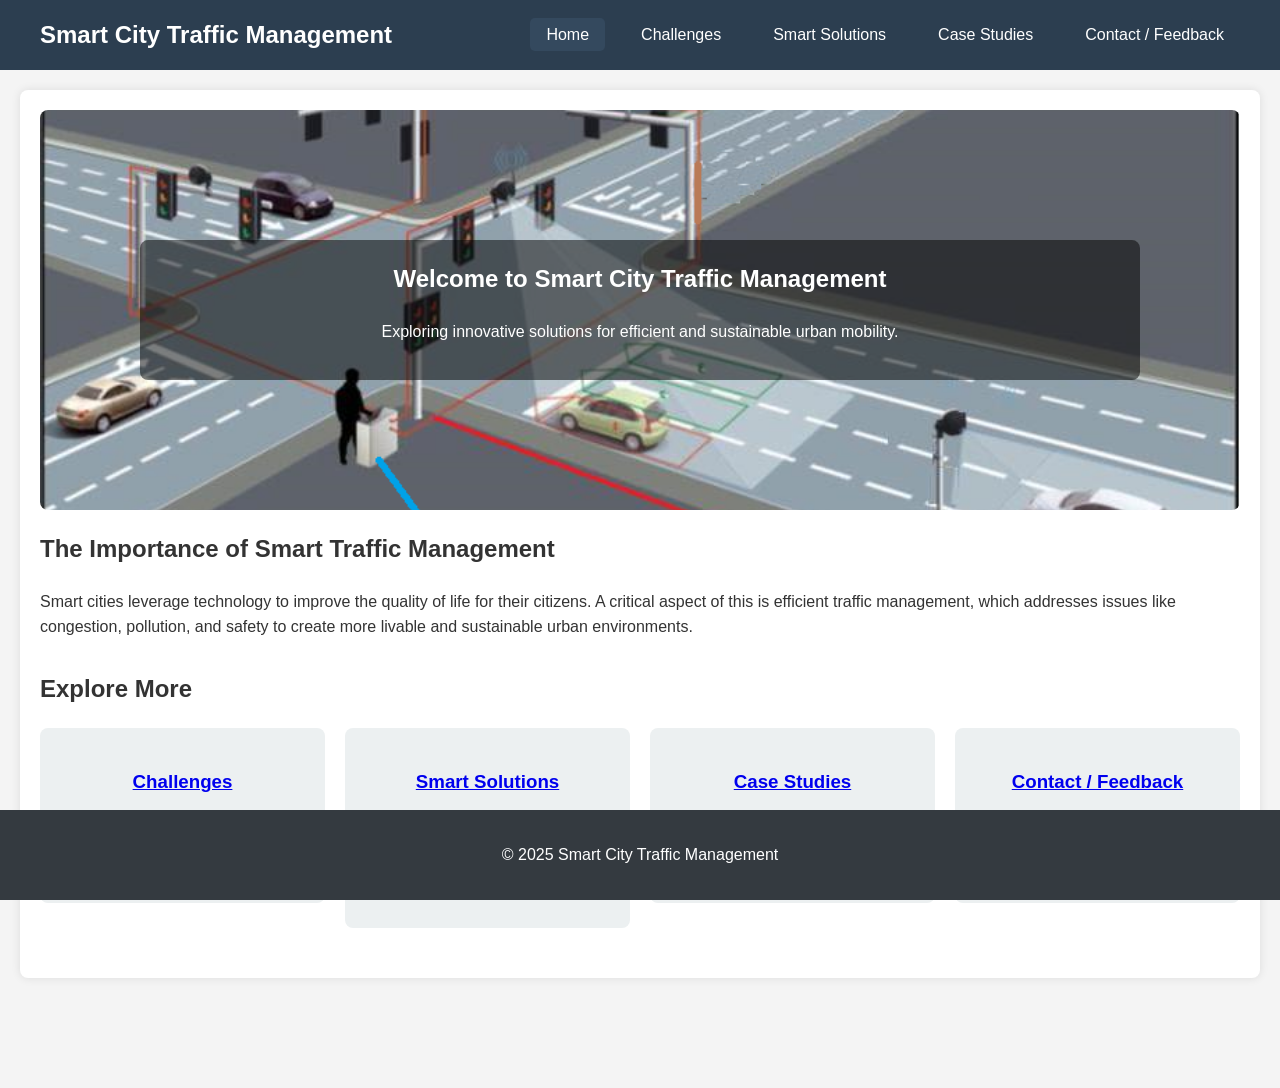
<file: index.html>
<!DOCTYPE html>
<html lang="en">
<head>
    <meta charset="UTF-8">
    <meta name="viewport" content="width=device-width, initial-scale=1.0">
    <title>Smart City Traffic Management</title>
    <link rel="stylesheet" href="styles.css">
</head>
<body>
    <header>
        <nav>
            <div class="logo">Smart City Traffic Management</div>
            <ul>
                <li><a href="index.html" class="active">Home</a></li>
                <li><a href="challenges.html">Challenges</a></li>
                <li><a href="solutions.html">Smart Solutions</a></li>
                <li><a href="case-studies.html">Case Studies</a></li>
                <li><a href="contact.html">Contact / Feedback</a></li>
            </ul>
        </nav>
    </header>

    <main class="home">
        <section class="banner">
            <img src="11.jpg" alt="Smart City Banner">
            <div class="banner-text">
                <h1>Welcome to Smart City Traffic Management</h1>
                <p>Exploring innovative solutions for efficient and sustainable urban mobility.</p>
            </div>
        </section>

        <section class="overview">
            <h2>The Importance of Smart Traffic Management</h2>
            <p>Smart cities leverage technology to improve the quality of life for their citizens. A critical aspect of this is efficient traffic management, which addresses issues like congestion, pollution, and safety to create more livable and sustainable urban environments.</p>
        </section>

        <section class="quick-links">
            <h2>Explore More</h2>
            <div class="links-container">
                <a href="challenges.html">
                    <div class="link-card">
                        <h3>Challenges</h3>
                        <p>Understand the key traffic issues facing modern cities.</p>
                    </div>
                </a>
                <a href="solutions.html">
                    <div class="link-card">
                        <h3>Smart Solutions</h3>
                        <p>Discover the technologies revolutionizing traffic management.</p>
                    </div>
                </a>
                <a href="case-studies.html">
                    <div class="link-card">
                        <h3>Case Studies</h3>
                        <p>See how smart solutions are implemented in leading cities.</p>
                    </div>
                </a>
                <a href="contact.html">
                    <div class="link-card">
                        <h3>Contact / Feedback</h3>
                        <p>Get in touch or share your valuable insights.</p>
                    </div>
                </a>
            </div>
        </section>
    </main>

    <footer>
        <p>&copy; 2025 Smart City Traffic Management</p>
    </footer>
</body>
</html>
</file>
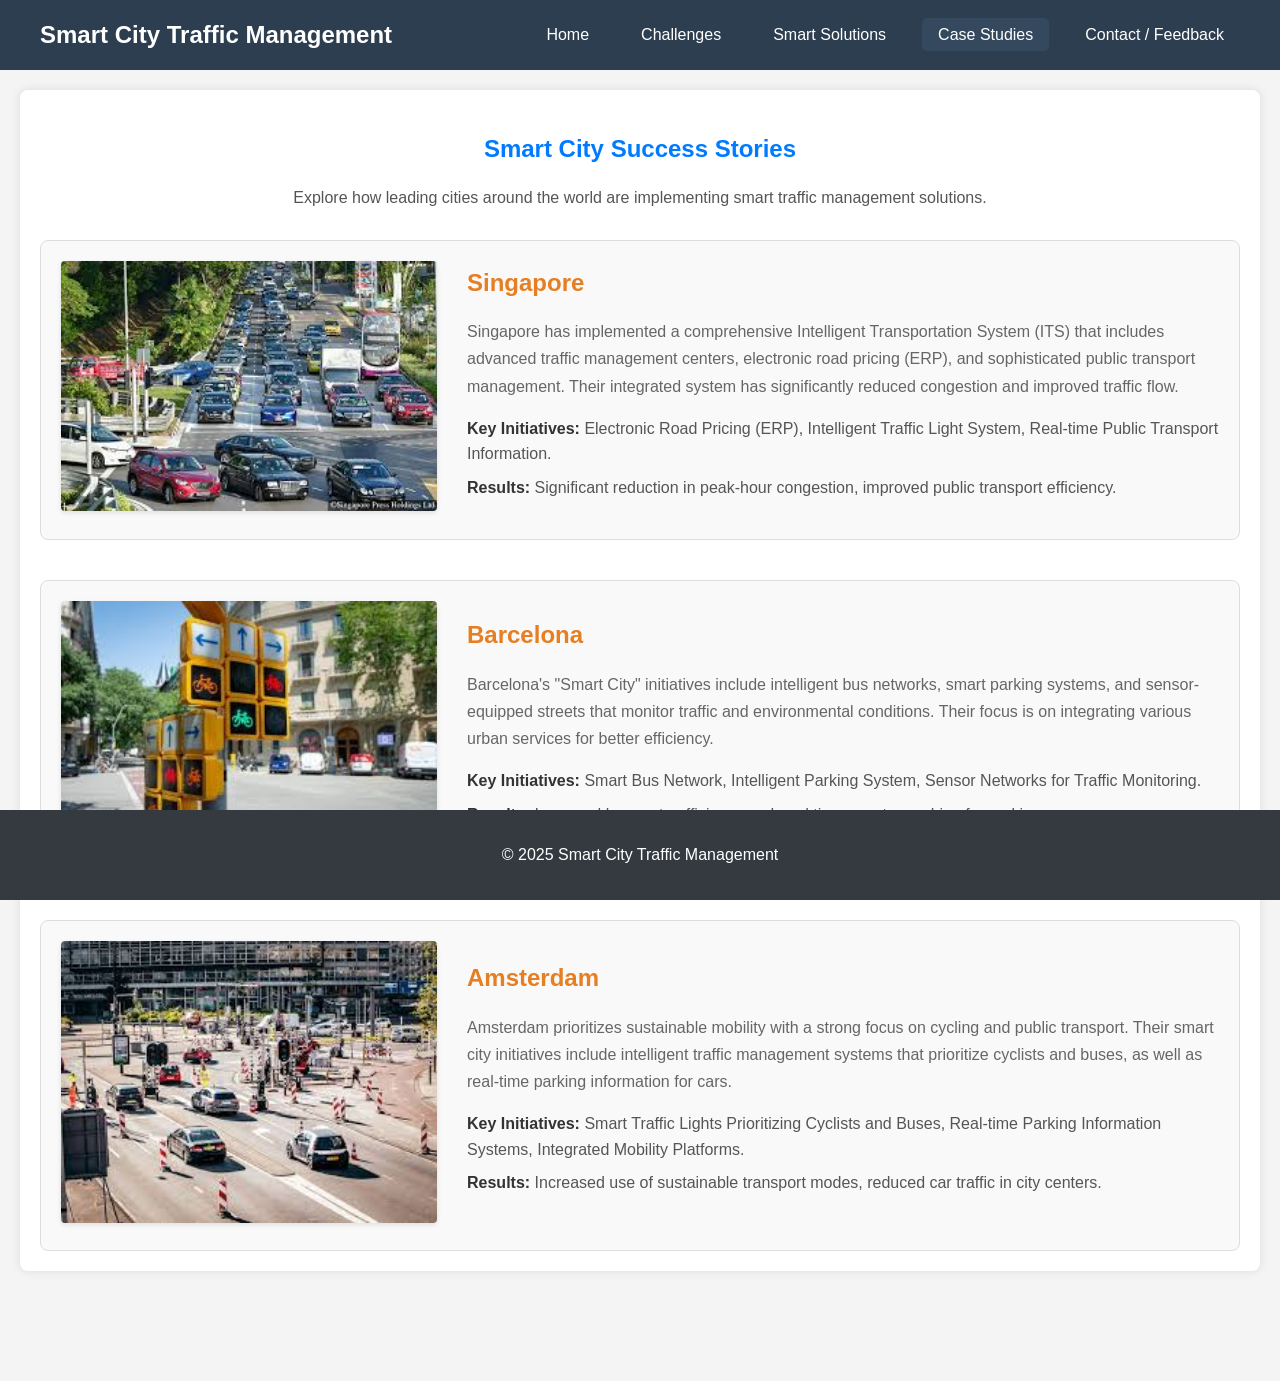
<file: case-studies.html>
<!DOCTYPE html>
<html lang="en">
<head>
    <meta charset="UTF-8">
    <meta name="viewport" content="width=device-width, initial-scale=1.0">
    <title>Case Studies - Smart City Traffic Management</title>
    <link rel="stylesheet" href="styles.css">
</head>
<body>
    <header>
        <nav>
            <div class="logo">Smart City Traffic Management</div>
            <ul>
                <li><a href="index.html">Home</a></li>
                <li><a href="challenges.html">Challenges</a></li>
                <li><a href="solutions.html">Smart Solutions</a></li>
                <li><a href="case-studies.html" class="active">Case Studies</a></li>
                <li><a href="contact.html">Contact / Feedback</a></li>
            </ul>
        </nav>
    </header>

    <main class="case-studies-page">
        <section class="page-header">
            <h1>Smart City Success Stories</h1>
            <p>Explore how leading cities around the world are implementing smart traffic management solutions.</p>
        </section>

        <section class="case-study">
            <div class="city-image">
                <img src="8.jpg" alt="Singapore">
            </div>
            <div class="city-details">
                <h2>Singapore</h2>
                <p>Singapore has implemented a comprehensive Intelligent Transportation System (ITS) that includes advanced traffic management centers, electronic road pricing (ERP), and sophisticated public transport management. Their integrated system has significantly reduced congestion and improved traffic flow.</p>
                <ul>
                    <li><strong>Key Initiatives:</strong> Electronic Road Pricing (ERP), Intelligent Traffic Light System, Real-time Public Transport Information.</li>
                    <li><strong>Results:</strong> Significant reduction in peak-hour congestion, improved public transport efficiency.</li>
                </ul>
                </div>
        </section>

        <section class="case-study">
            <div class="city-image">
                <img src="9.jpg" alt="Barcelona">
            </div>
            <div class="city-details">
                <h2>Barcelona</h2>
                <p>Barcelona's "Smart City" initiatives include intelligent bus networks, smart parking systems, and sensor-equipped streets that monitor traffic and environmental conditions. Their focus is on integrating various urban services for better efficiency.</p>
                <ul>
                    <li><strong>Key Initiatives:</strong> Smart Bus Network, Intelligent Parking System, Sensor Networks for Traffic Monitoring.</li>
                    <li><strong>Results:</strong> Improved bus route efficiency, reduced time spent searching for parking.</li>
                </ul>
                </div>
        </section>

        <section class="case-study">
            <div class="city-image">
                <img src="10.jpg" alt="Amsterdam">
            </div>
            <div class="city-details">
                <h2>Amsterdam</h2>
                <p>Amsterdam prioritizes sustainable mobility with a strong focus on cycling and public transport. Their smart city initiatives include intelligent traffic management systems that prioritize cyclists and buses, as well as real-time parking information for cars.</p>
                <ul>
                    <li><strong>Key Initiatives:</strong> Smart Traffic Lights Prioritizing Cyclists and Buses, Real-time Parking Information Systems, Integrated Mobility Platforms.</li>
                    <li><strong>Results:</strong> Increased use of sustainable transport modes, reduced car traffic in city centers.</li>
                </ul>
                </div>
        </section>
    </main>

    <footer>
        <p>&copy; 2025 Smart City Traffic Management</p>
    </footer>
</body>
</html>
</file>
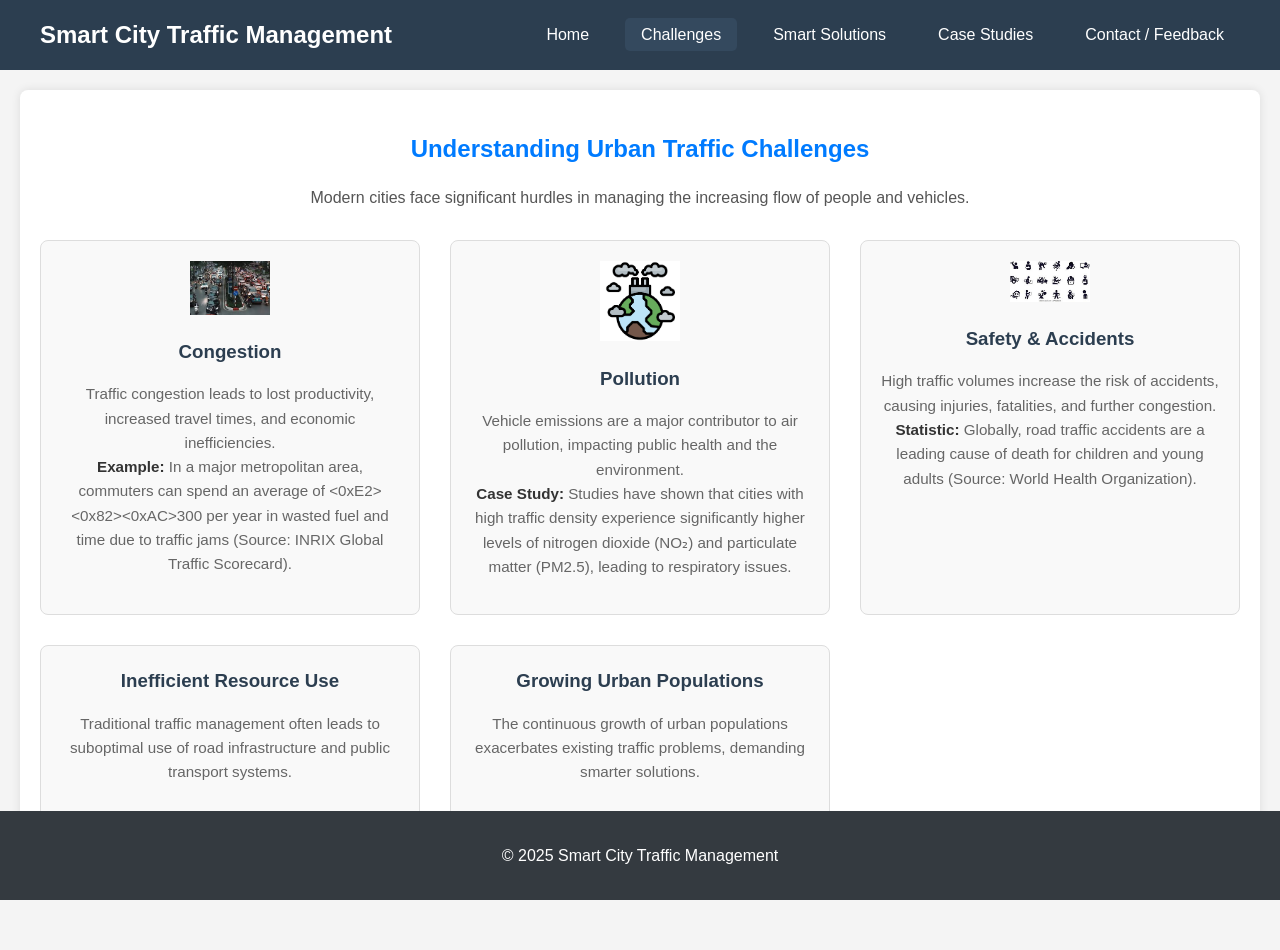
<file: challenges.html>
<!DOCTYPE html>
<html lang="en">
<head>
    <meta charset="UTF-8">
    <meta name="viewport" content="width=device-width, initial-scale=1.0">
    <title>Traffic Challenges - Smart City Traffic Management</title>
    <link rel="stylesheet" href="styles.css">
</head>
<body>
    <header>
        <nav>
            <div class="logo">Smart City Traffic Management</div>
            <ul>
                <li><a href="index.html">Home</a></li>
                <li><a href="challenges.html" class="active">Challenges</a></li>
                <li><a href="solutions.html">Smart Solutions</a></li>
                <li><a href="case-studies.html">Case Studies</a></li>
                <li><a href="contact.html">Contact / Feedback</a></li>
            </ul>
        </nav>
    </header>

    <main class="challenges-page">
        <section class="page-header">
            <h1>Understanding Urban Traffic Challenges</h1>
            <p>Modern cities face significant hurdles in managing the increasing flow of people and vehicles.</p>
        </section>

        <section class="challenge-section">
            <div class="challenge-item">
                <img src="2.jpg" alt="Congestion Icon">
                <h3>Congestion</h3>
                <p>Traffic congestion leads to lost productivity, increased travel times, and economic inefficiencies. <br> <strong>Example:</strong> In a major metropolitan area, commuters can spend an average of <0xE2><0x82><0xAC>300 per year in wasted fuel and time due to traffic jams (Source: INRIX Global Traffic Scorecard).</p>
            </div>

            <div class="challenge-item">
                <img src="3.png" alt="Pollution Icon">
                <h3>Pollution</h3>
                <p>Vehicle emissions are a major contributor to air pollution, impacting public health and the environment. <br> <strong>Case Study:</strong> Studies have shown that cities with high traffic density experience significantly higher levels of nitrogen dioxide (NO₂) and particulate matter (PM2.5), leading to respiratory issues.</p>
            </div>

            <div class="challenge-item">
                <img src="4.png" alt="Accident Icon">
                <h3>Safety & Accidents</h3>
                <p>High traffic volumes increase the risk of accidents, causing injuries, fatalities, and further congestion. <br> <strong>Statistic:</strong> Globally, road traffic accidents are a leading cause of death for children and young adults (Source: World Health Organization).</p>
            </div>

            <div class="challenge-item">
                <h3>Inefficient Resource Use</h3>
                <p>Traditional traffic management often leads to suboptimal use of road infrastructure and public transport systems.</p>
            </div>

            <div class="challenge-item">
                <h3>Growing Urban Populations</h3>
                <p>The continuous growth of urban populations exacerbates existing traffic problems, demanding smarter solutions.</p>
            </div>
        </section>
    </main>

    <footer>
        <p>&copy; 2025 Smart City Traffic Management</p>
    </footer>
</body>
</html>
</file>
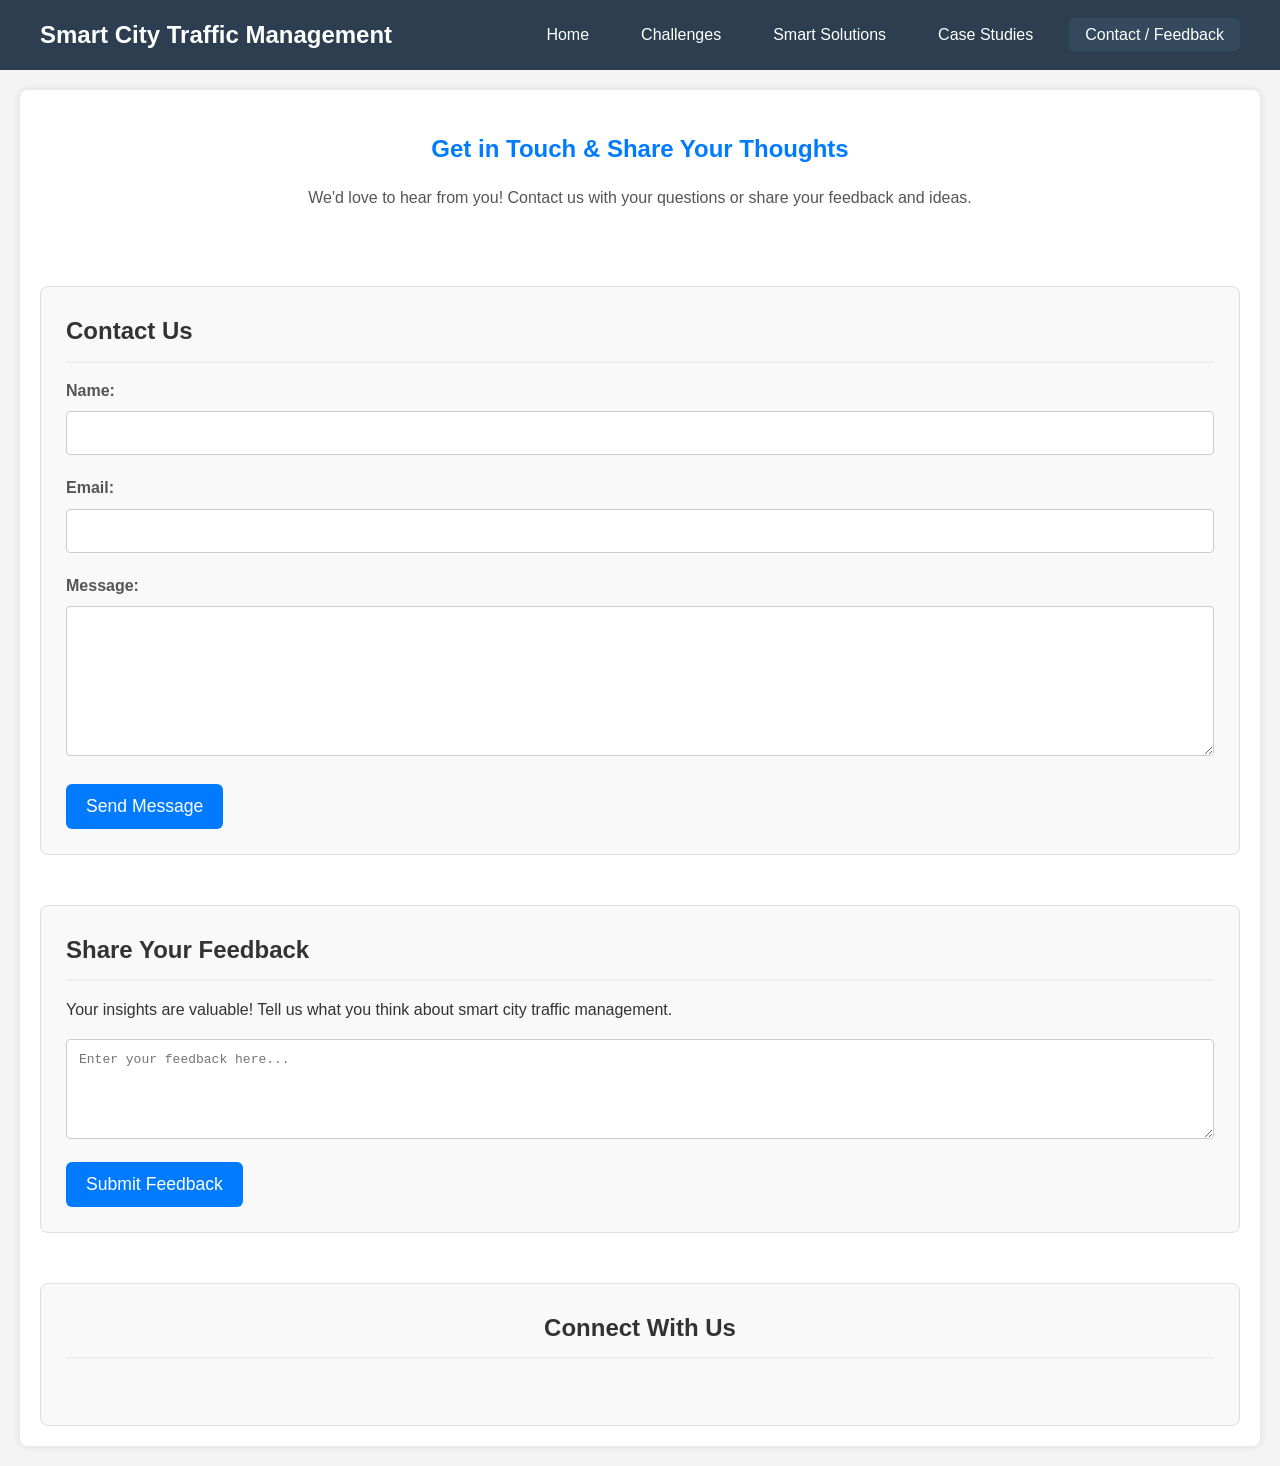
<file: contact.html>
<!DOCTYPE html>
<html lang="en">
<head>
    <meta charset="UTF-8">
    <meta name="viewport" content="width=device-width, initial-scale=1.0">
    <title>Contact & Feedback - Smart City Traffic Management</title>
    <link rel="stylesheet" href="styles.css">
    <link rel="stylesheet" href="https://cdnjs.cloudflare.com/ajax/libs/font-awesome/6.0.0/css/all.min.css"> </head>
<body>
    <header>
        <nav>
            <div class="logo">Smart City Traffic Management</div>
            <ul>
                <li><a href="index.html">Home</a></li>
                <li><a href="challenges.html">Challenges</a></li>
                <li><a href="solutions.html">Smart Solutions</a></li>
                <li><a href="case-studies.html">Case Studies</a></li>
                <li><a href="contact.html" class="active">Contact / Feedback</a></li>
            </ul>
        </nav>
    </header>

    <main class="contact-page">
        <section class="page-header">
            <h1>Get in Touch & Share Your Thoughts</h1>
            <p>We'd love to hear from you! Contact us with your questions or share your feedback and ideas.</p>
        </section>

        <section class="contact-form">
            <h2>Contact Us</h2>
            <form action="#" method="POST"> <div class="form-group">
                    <label for="name">Name:</label>
                    <input type="text" id="name" name="name" required>
                </div>
                <div class="form-group">
                    <label for="email">Email:</label>
                    <input type="email" id="email" name="email" required>
                </div>
                <div class="form-group">
                    <label for="message">Message:</label>
                    <textarea id="message" name="message" rows="5" required></textarea>
                </div>
                <button type="submit">Send Message</button>
            </form>
        </section>

        <section class="feedback-section">
            <h2>Share Your Feedback</h2>
            <p>Your insights are valuable! Tell us what you think about smart city traffic management.</p>
            <textarea placeholder="Enter your feedback here..."></textarea>
            <button>Submit Feedback</button>
        </section>

        <section class="contact-info">
            <h2>Connect With Us</h2>
            <div class="social-links">
                <a href="#" target="_blank"><i class="fab fa-
</file>
<file: styles.css>
body {
  font-family: sans-serif;
  margin: 0;
  padding: 0;
  background-color: #f4f4f4;
  color: #333;
  line-height: 1.6;
}

header {
  background-color: #2c3e50;
  color: white;
  padding: 1em 0;
  position: sticky;
  top: 0;
  z-index: 100;
}

nav {
  display: flex;
  justify-content: space-between;
  align-items: center;
  max-width: 1200px;
  margin: 0 auto;
  padding: 0 20px;
}

.logo {
  font-size: 1.5em;
  font-weight: bold;
}

nav ul {
  list-style: none;
  padding: 0;
  margin: 0;
  display: flex;
}

nav ul li {
  margin-left: 20px;
}

nav ul li a {
  color: white;
  text-decoration: none;
  padding: 0.5em 1em;
  border-radius: 5px;
  transition: background-color 0.3s ease;
}

nav ul li a.active,
nav ul li a:hover {
  background-color: #34495e;
}

main {
  max-width: 1200px;
  margin: 20px auto;
  padding: 20px;
  background-color: white;
  box-shadow: 0 0 10px rgba(0, 0, 0, 0.1);
  border-radius: 8px;
}

.home .banner {
  position: relative;
  overflow: hidden;
  border-radius: 8px;
  margin-bottom: 20px;
}

.home .banner img {
  width: 100%;
  display: block;
  object-fit: cover;
  max-height: 400px; /* Adjust as needed */
}

.home .banner-text {
  position: absolute;
  top: 50%;
  left: 50%;
  transform: translate(-50%, -50%);
  color: white;
  text-align: center;
  background-color: rgba(0, 0, 0, 0.5);
  padding: 20px;
  border-radius: 8px;
  width: 80%;
}

.home .banner-text h1 {
  margin-top: 0;
}

.home .overview,
.home .quick-links {
  margin-bottom: 30px;
}

.home .quick-links .links-container {
  display: grid;
  grid-template-columns: repeat(auto-fit, minmax(250px, 1fr));
  gap: 20px;
  margin-top: 20px;
}

.home .quick-links .link-card {
  background-color: #ecf0f1;
  padding: 20px;
  border-radius: 8px;
  text-align: center;
  transition: transform 0.3s ease;
}

.home .quick-links .link-card:hover {
  transform: translateY(-5px);
  box-shadow: 0 4px 8px rgba(0, 0, 0, 0.1);
}

.page-header {
  text-align: center;
  margin-bottom: 30px;
}

.challenge-section {
  display: grid;
  grid-template-columns: repeat(auto-fit, minmax(300px, 1fr));
  gap: 30px;
}

.challenge-item {
  background-color: #f9f9f9;
  padding: 20px;
  border-radius: 8px;
  text-align: center;
}

.challenge-item img {
  max-width: 80px;
  margin-bottom: 10px;
}

.solution-section {
  display: grid;
  grid-template-columns: repeat(auto-fit, minmax(300px, 1fr));
  gap: 30px;
}

.solution-item {
  background-color: #e8f4f8;
  padding: 20px;
  border-radius: 8px;
  display: flex;
  flex-direction: column;
  align-items: center;
  text-align: center;
}

.solution-item img {
  max-width: 80px;
  margin-bottom: 10px;
}

.solution-benefits {
  margin-top: 30px;
  background-color: #d4edda;
  color: #155724;
  padding: 20px;
  border-radius: 8px;
}

.solution-benefits ul {
  list-style: none;
  padding: 0;
}

.solution-benefits ul li {
  margin-bottom: 10px;
}

.solution-benefits ul li i {
  margin-right: 10px;
}

.case-studies-page .case-study {
  display: grid;
  grid-template-columns: 1fr 2fr;
  gap: 20px;
  margin-bottom: 30px;
  border: 1px solid #ddd;
  padding: 20px;
  border-radius: 8px;
  align-items: center;
}

.case-studies-page .city-image img {
  width: 100%;
  border-radius: 4px;
}

.contact-form,
.feedback-section {
  background-color: #f9f9f9;
  padding: 20px;
  border-radius: 8px;
  margin-bottom: 20px;
}

.contact-form h2,
.feedback-section h2 {
  margin-top: 0;
  margin-bottom: 15px;
}

.form-group {
  margin-bottom: 15px;
}

.form-group label {
  display: block;
  margin-bottom: 5px;
  font-weight: bold;
}

.form-group input[type="text"],
.form-group input[type="email"],
.form-group textarea {
  width: 100%;
  padding: 10px;
  border: 1px solid #ccc;
  border-radius: 4px;
  box-sizing: border-box;
}

.form-group textarea {
  resize: vertical;
}

.contact-form button[type="submit"],
.feedback-section button {
  background-color: #5cb85c;
  color: white;
  padding: 10px 15px;
  border: none;
  border-radius: 4px;
  cursor: pointer;
  font-size: 1em;
  transition: background-color 0.3s ease;
}

.contact-form button[type="submit"]:hover,
.feedback-section button:hover {
  background-color: #4cae4c;
}

.contact-info {
  text-align: center;
}

.social-links a {
  display: inline-block;
  margin: 0 10px;
  font-size: 1.5em;
  color: #555;
  text-decoration: none;
  transition: color 0.3s ease;
}

.social-links a:hover {
  color: #007bff;
}

footer {
  text-align: center;
  padding: 1em 0;
  background-color: #343a40;
  color: white;
  position: sticky;
  bottom: 0;
  width: 100%;
}

/* Responsive Design */
@media (max-width: 768px) {
  nav {
      flex-direction: column;
      align-items: flex-start;
  }

  .logo {
      margin-bottom: 10px;
  }

  nav ul {
      flex-direction: column;
      width: 100%;
  }

  nav ul li {
      margin-left: 0;
      margin-bottom: 10px;
  }

  nav ul li a {
      display: block;
      width: 100%;
      box-sizing: border-box;
  }

  .home .banner-text {
      width: 90%;
  }

  .challenge-section,
  .solution-section,
  .home .quick-links .links-container,
  .case-studies-page .case-study {
      grid-template-columns: 1fr;
  }

  .case-studies-page .case-study .city-image {
      order: 1; /* Move image above text on smaller screens */
  }
}


/* css/style.css (or you can create a separate challenges.css and link it in challenges.html) */

/* General styles (you might already have these in your main style.css) */
body {
  font-family: sans-serif;
  margin: 0;
  padding: 0;
  background-color: #f4f4f4;
  color: #333;
  line-height: 1.6;
}

header {
  background-color: #2c3e50;
  color: white;
  padding: 1em 0;
  position: sticky;
  top: 0;
  z-index: 100;
}

nav {
  display: flex;
  justify-content: space-between;
  align-items: center;
  max-width: 1200px;
  margin: 0 auto;
  padding: 0 20px;
}

.logo {
  font-size: 1.5em;
  font-weight: bold;
}

nav ul {
  list-style: none;
  padding: 0;
  margin: 0;
  display: flex;
}

nav ul li {
  margin-left: 20px;
}

nav ul li a {
  color: white;
  text-decoration: none;
  padding: 0.5em 1em;
  border-radius: 5px;
  transition: background-color 0.3s ease;
}

nav ul li a.active,
nav ul li a:hover {
  background-color: #34495e;
}

main {
  max-width: 1200px;
  margin: 20px auto;
  padding: 20px;
  background-color: white;
  box-shadow: 0 0 10px rgba(0, 0, 0, 0.1);
  border-radius: 8px;
}

.page-header {
  text-align: center;
  margin-bottom: 30px;
}

.page-header h1 {
  color: #34495e;
  margin-bottom: 10px;
}

.page-header p {
  color: #555;
}

/* Styles specific to the challenges page */
.challenges-page .challenge-section {
  display: grid;
  grid-template-columns: repeat(auto-fit, minmax(300px, 1fr));
  gap: 30px;
}

.challenges-page .challenge-item {
  background-color: #f9f9f9;
  padding: 20px;
  border-radius: 8px;
  text-align: center;
  border: 1px solid #ddd;
  transition: transform 0.3s ease-in-out, box-shadow 0.3s ease-in-out;
}

.challenges-page .challenge-item:hover {
  transform: translateY(-5px);
  box-shadow: 0 5px 15px rgba(0, 0, 0, 0.15);
}

.challenges-page .challenge-item img {
  max-width: 80px;
  margin-bottom: 15px;
}

.challenges-page .challenge-item h3 {
  color: #2c3e50;
  margin-top: 0;
  margin-bottom: 10px;
}

.challenges-page .challenge-item p {
  color: #666;
  font-size: 0.95em;
}

.challenges-page .challenge-item strong {
  font-weight: bold;
  color: #333;
}

/* Responsive adjustments for smaller screens */
@media (max-width: 768px) {
  .challenges-page .challenge-section {
      grid-template-columns: 1fr;
  }

  .challenges-page .challenge-item {
      text-align: left;
  }

  .challenges-page .challenge-item img {
      float: left;
      margin-right: 15px;
      margin-bottom: 0;
  }
}

footer {
  text-align: center;
  padding: 1em 0;
  background-color: #343a40;
  color: white;
  position: sticky;
  bottom: 0;
  width: 100%;
}

/* css/style.css (or css/solutions.css if you prefer a separate file) */

/* General styles (ensure these are in your main stylesheet or linked) */
body {
  font-family: sans-serif;
  margin: 0;
  padding: 0;
  background-color: #f4f4f4;
  color: #333;
  line-height: 1.6;
}

header {
  background-color: #2c3e50;
  color: white;
  padding: 1em 0;
  position: sticky;
  top: 0;
  z-index: 100;
}

nav {
  display: flex;
  justify-content: space-between;
  align-items: center;
  max-width: 1200px;
  margin: 0 auto;
  padding: 0 20px;
}

.logo {
  font-size: 1.5em;
  font-weight: bold;
}

nav ul {
  list-style: none;
  padding: 0;
  margin: 0;
  display: flex;
}

nav ul li {
  margin-left: 20px;
}

nav ul li a {
  color: white;
  text-decoration: none;
  padding: 0.5em 1em;
  border-radius: 5px;
  transition: background-color 0.3s ease;
}

nav ul li a.active,
nav ul li a:hover {
  background-color: #34495e;
}

main {
  max-width: 1200px;
  margin: 20px auto;
  padding: 20px;
  background-color: white;
  box-shadow: 0 0 10px rgba(0, 0, 0, 0.1);
  border-radius: 8px;
}

.page-header {
  text-align: center;
  margin-bottom: 30px;
}

.page-header h1 {
  color: #27ae60; /* A techy green */
  margin-bottom: 10px;
}

.page-header p {
  color: #555;
}

/* Styles specific to the solutions page */
.solutions-page .solution-section {
  display: grid;
  grid-template-columns: repeat(auto-fit, minmax(300px, 1fr));
  gap: 30px;
}

.solutions-page .solution-item {
  background-color: #e8f4f8; /* Light blueish */
  padding: 20px;
  border-radius: 8px;
  display: flex;
  flex-direction: column;
  align-items: center;
  text-align: center;
  border: 1px solid #cce5df;
  transition: transform 0.3s ease-in-out, box-shadow 0.3s ease-in-out;
}

.solutions-page .solution-item:hover {
  transform: translateY(-5px);
  box-shadow: 0 5px 15px rgba(0, 0, 0, 0.15);
}

.solutions-page .solution-item img {
  max-width: 80px;
  margin-bottom: 15px;
}

.solutions-page .solution-item h3 {
  color: #27ae60;
  margin-top: 0;
  margin-bottom: 10px;
}

.solutions-page .solution-item p {
  color: #666;
  font-size: 0.95em;
}

.solutions-page .solution-benefits {
  margin-top: 30px;
  background-color: #d4edda; /* Light green */
  color: #155724; /* Dark green */
  padding: 20px;
  border-radius: 8px;
  border: 1px solid #c3e6cb;
}

.solutions-page .solution-benefits h2 {
  margin-top: 0;
  margin-bottom: 15px;
  color: #155724;
}

.solutions-page .solution-benefits ul {
  list-style: none;
  padding: 0;
}

.solutions-page .solution-benefits ul li {
  margin-bottom: 10px;
  display: flex;
  align-items: center;
}

.solutions-page .solution-benefits ul li i {
  margin-right: 10px;
  color: #28a745; /* Brighter green for icons */
  font-size: 1.1em;
}

/* Responsive adjustments for smaller screens */
@media (max-width: 768px) {
  .solutions-page .solution-section {
      grid-template-columns: 1fr;
  }

  .solutions-page .solution-item {
      flex-direction: row;
      text-align: left;
      align-items: center;
      padding: 15px;
  }

  .solutions-page .solution-item img {
      margin-right: 15px;
      margin-bottom: 0;
  }

  .solutions-page .solution-item div { /* To contain text for alignment */
      flex-grow: 1;
  }

  .solutions-page .solution-item h3 {
      margin-bottom: 5px;
  }
}

footer {
  text-align: center;
  padding: 1em 0;
  background-color: #343a40;
  color: white;
  position: sticky;
  bottom: 0;
  width: 100%;
}

/* css/style.css (or css/case-studies.css if you prefer a separate file) */

/* General styles (ensure these are in your main stylesheet or linked) */
body {
  font-family: sans-serif;
  margin: 0;
  padding: 0;
  background-color: #f4f4f4;
  color: #333;
  line-height: 1.6;
}

header {
  background-color: #2c3e50;
  color: white;
  padding: 1em 0;
  position: sticky;
  top: 0;
  z-index: 100;
}

nav {
  display: flex;
  justify-content: space-between;
  align-items: center;
  max-width: 1200px;
  margin: 0 auto;
  padding: 0 20px;
}

.logo {
  font-size: 1.5em;
  font-weight: bold;
}

nav ul {
  list-style: none;
  padding: 0;
  margin: 0;
  display: flex;
}

nav ul li {
  margin-left: 20px;
}

nav ul li a {
  color: white;
  text-decoration: none;
  padding: 0.5em 1em;
  border-radius: 5px;
  transition: background-color 0.3s ease;
}

nav ul li a.active,
nav ul li a:hover {
  background-color: #34495e;
}

main {
  max-width: 1200px;
  margin: 20px auto;
  padding: 20px;
  background-color: white;
  box-shadow: 0 0 10px rgba(0, 0, 0, 0.1);
  border-radius: 8px;
}

.page-header {
  text-align: center;
  margin-bottom: 30px;
}

.page-header h1 {
  color: #e67e22; /* A nice orange */
  margin-bottom: 10px;
}

.page-header p {
  color: #555;
}

/* Styles specific to the case studies page */
.case-studies-page .case-study {
  display: grid;
  grid-template-columns: 1fr 2fr;
  gap: 30px;
  margin-bottom: 40px;
  padding: 20px;
  border: 1px solid #ddd;
  border-radius: 8px;
  align-items: center;
  background-color: #f9f9f9;
}

.case-studies-page .case-study:last-child {
  margin-bottom: 0;
}

.case-studies-page .city-image img {
  width: 100%;
  border-radius: 4px;
  box-shadow: 0 2px 5px rgba(0, 0, 0, 0.1);
}

.case-studies-page .city-details h2 {
  color: #e67e22;
  margin-top: 0;
  margin-bottom: 10px;
}

.case-studies-page .city-details p {
  color: #666;
  line-height: 1.7;
  margin-bottom: 15px;
}

.case-studies-page .city-details ul {
  list-style: none;
  padding: 0;
}

.case-studies-page .city-details ul li {
  margin-bottom: 8px;
  color: #555;
}

.case-studies-page .city-details ul li strong {
  font-weight: bold;
  color: #333;
}

/* Responsive adjustments for smaller screens */
@media (max-width: 768px) {
  .case-studies-page .case-study {
      grid-template-columns: 1fr;
      text-align: center;
  }

  .case-studies-page .city-image {
      margin-bottom: 20px;
  }

  .case-studies-page .city-details {
      text-align: left;
  }
}

footer {
  text-align: center;
  padding: 1em 0;
  background-color: #343a40;
  color: white;
  position: sticky;
  bottom: 0;
  width: 100%;
}



/* css/style.css (or css/contact.css if you prefer a separate file) */

/* General styles (ensure these are in your main stylesheet or linked) */
body {
  font-family: sans-serif;
  margin: 0;
  padding: 0;
  background-color: #f4f4f4;
  color: #333;
  line-height: 1.6;
}

header {
  background-color: #2c3e50;
  color: white;
  padding: 1em 0;
  position: sticky;
  top: 0;
  z-index: 100;
}

nav {
  display: flex;
  justify-content: space-between;
  align-items: center;
  max-width: 1200px;
  margin: 0 auto;
  padding: 0 20px;
}

.logo {
  font-size: 1.5em;
  font-weight: bold;
}

nav ul {
  list-style: none;
  padding: 0;
  margin: 0;
  display: flex;
}

nav ul li {
  margin-left: 20px;
}

nav ul li a {
  color: white;
  text-decoration: none;
  padding: 0.5em 1em;
  border-radius: 5px;
  transition: background-color 0.3s ease;
}

nav ul li a.active,
nav ul li a:hover {
  background-color: #34495e;
}

main {
  max-width: 1200px;
  margin: 20px auto;
  padding: 20px;
  background-color: white;
  box-shadow: 0 0 10px rgba(0, 0, 0, 0.1);
  border-radius: 8px;
}

.page-header {
  text-align: center;
  margin-bottom: 30px;
}

.page-header h1 {
  color: #007bff; /* A professional blue */
  margin-bottom: 10px;
}

.page-header p {
  color: #555;
}

/* Styles specific to the contact page */
.contact-page {
  display: grid;
  grid-template-columns: 1fr;
  gap: 30px;
}

.contact-form,
.feedback-section,
.contact-info {
  background-color: #f9f9f9;
  padding: 25px;
  border-radius: 8px;
  border: 1px solid #ddd;
}

.contact-form h2,
.feedback-section h2,
.contact-info h2 {
  color: #333;
  margin-top: 0;
  margin-bottom: 15px;
  border-bottom: 2px solid #eee;
  padding-bottom: 10px;
}

.form-group {
  margin-bottom: 20px;
}

.form-group label {
  display: block;
  margin-bottom: 8px;
  font-weight: bold;
  color: #555;
}

.form-group input[type="text"],
.form-group input[type="email"],
.form-group textarea {
  width: 100%;
  padding: 12px;
  border: 1px solid #ccc;
  border-radius: 4px;
  box-sizing: border-box;
  font-size: 1em;
}

.form-group input:focus,
.form-group textarea:focus {
  outline: none;
  border-color: #007bff;
  box-shadow: 0 0 5px rgba(0, 123, 255, 0.25);
}

.form-group textarea {
  resize: vertical;
  min-height: 150px;
}

.contact-form button[type="submit"],
.feedback-section button {
  background-color: #007bff;
  color: white;
  padding: 12px 20px;
  border: none;
  border-radius: 6px;
  cursor: pointer;
  font-size: 1.1em;
  transition: background-color 0.3s ease;
}

.contact-form button[type="submit"]:hover,
.feedback-section button:hover {
  background-color: #0056b3;
}

.feedback-section textarea {
  width: 100%;
  padding: 12px;
  border: 1px solid #ccc;
  border-radius: 4px;
  box-sizing: border-box;
  font-size: 1em;
  min-height: 100px;
  margin-bottom: 15px;
  resize: vertical;
}

.contact-info {
  text-align: center;
}

.social-links {
  margin-top: 15px;
}

.social-links a {
  display: inline-block;
  margin: 0 15px;
  font-size: 1.8em;
  color: #555;
  text-decoration: none;
  transition: color 0.3s ease;
}

.social-links a:hover {
  color: #007bff;
}

.contact-info p {
  margin-bottom: 10px;
  color: #666;
}

/* Responsive adjustments for smaller screens */
@media (max-width: 768px) {
  .contact-page {
      grid-template-columns: 1fr;
  }

  .social-links a {
      font-size: 1.5em;
      margin: 0 10px;
  }
}

footer {
  text-align: center;
  padding: 1em 0;
  background-color: #343a40;
  color: white;
  position: sticky;
  bottom: 0;
  width: 100%;
}
</file>
